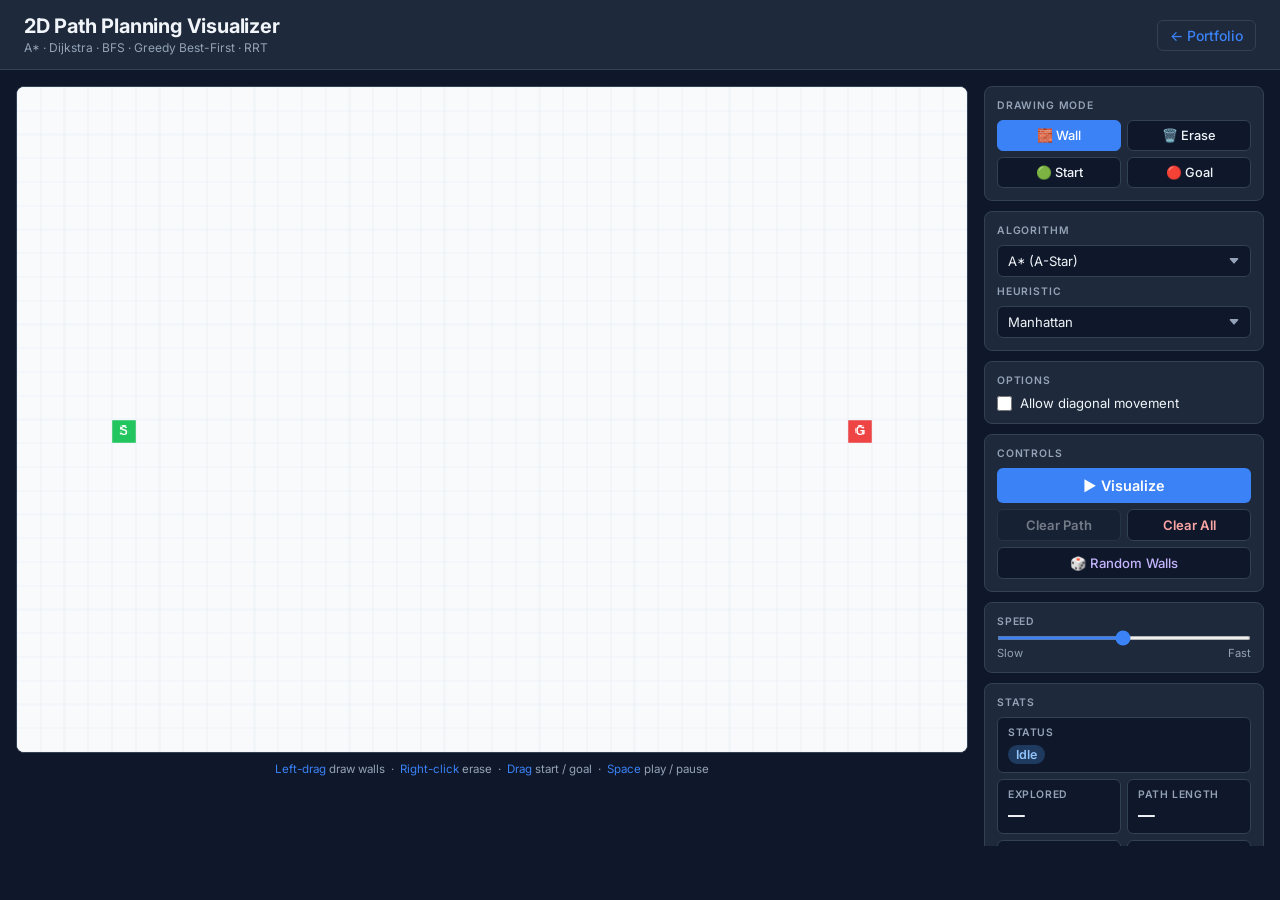
<file: path_planning.html>
<!DOCTYPE html>
<html lang="en">
<head>
  <meta charset="UTF-8" />
  <meta name="viewport" content="width=device-width, initial-scale=1.0" />
  <title>2D Path Planning Visualizer</title>
  <link rel="preconnect" href="https://fonts.googleapis.com" />
  <link rel="preconnect" href="https://fonts.gstatic.com" crossorigin />
  <link href="https://fonts.googleapis.com/css2?family=Inter:wght@300;400;500;600;700&display=swap" rel="stylesheet" />
  <style>
    *, *::before, *::after { box-sizing: border-box; margin: 0; padding: 0; }

    :root {
      --bg: #0f172a;
      --panel: #1e293b;
      --panel-hover: #263348;
      --border: #334155;
      --text: #f1f5f9;
      --text-muted: #94a3b8;
      --accent: #3b82f6;
      --accent-hover: #2563eb;
      --accent-light: #dbeafe;
      --danger: #ef4444;
      --success: #22c55e;
      --warning: #f59e0b;
    }

    body {
      font-family: 'Inter', sans-serif;
      background: var(--bg);
      color: var(--text);
      min-height: 100vh;
      display: flex;
      flex-direction: column;
    }

    /* ── Header ── */
    header {
      background: var(--panel);
      border-bottom: 1px solid var(--border);
      padding: 14px 24px;
      display: flex;
      align-items: center;
      justify-content: space-between;
      flex-shrink: 0;
    }
    .header-left h1 {
      font-size: 1.25rem;
      font-weight: 700;
      letter-spacing: -0.01em;
    }
    .header-left p {
      font-size: 0.75rem;
      color: var(--text-muted);
      margin-top: 2px;
    }
    .header-right a {
      color: var(--accent);
      text-decoration: none;
      font-size: 0.875rem;
      font-weight: 500;
      padding: 6px 12px;
      border: 1px solid var(--border);
      border-radius: 6px;
      transition: background 0.15s, border-color 0.15s;
    }
    .header-right a:hover {
      background: var(--panel-hover);
      border-color: var(--accent);
    }

    /* ── Main Layout ── */
    .app-body {
      flex: 1;
      display: flex;
      flex-direction: column;
      padding: 16px;
      gap: 16px;
      overflow: hidden;
    }

    .main-area {
      display: flex;
      flex-direction: row;
      gap: 16px;
      align-items: flex-start;
    }

    /* ── Canvas Area ── */
    .canvas-wrap {
      flex: 1;
      display: flex;
      flex-direction: column;
      gap: 8px;
      min-width: 0;
    }

    #grid-canvas {
      display: block;
      cursor: crosshair;
      border: 1px solid var(--border);
      border-radius: 8px;
      background: #f8fafc;
      image-rendering: pixelated;
    }

    .canvas-footer {
      font-size: 0.72rem;
      color: var(--text-muted);
      text-align: center;
      line-height: 1.5;
    }
    .canvas-footer span { color: var(--accent); }

    /* ── Sidebar ── */
    .sidebar {
      width: 280px;
      flex-shrink: 0;
      display: flex;
      flex-direction: column;
      gap: 10px;
      overflow-y: auto;
      max-height: calc(100vh - 140px);
    }

    .sidebar::-webkit-scrollbar { width: 4px; }
    .sidebar::-webkit-scrollbar-track { background: transparent; }
    .sidebar::-webkit-scrollbar-thumb { background: var(--border); border-radius: 4px; }

    .sidebar-section {
      background: var(--panel);
      border: 1px solid var(--border);
      border-radius: 8px;
      padding: 12px;
    }

    .sidebar-label {
      font-size: 0.65rem;
      font-weight: 600;
      text-transform: uppercase;
      letter-spacing: 0.08em;
      color: var(--text-muted);
      margin-bottom: 8px;
    }

    /* ── Mode Buttons ── */
    .mode-grid {
      display: grid;
      grid-template-columns: 1fr 1fr;
      gap: 6px;
    }

    .mode-btn {
      background: var(--bg);
      border: 1px solid var(--border);
      color: var(--text);
      border-radius: 6px;
      padding: 7px 4px;
      font-family: inherit;
      font-size: 0.8rem;
      font-weight: 500;
      cursor: pointer;
      transition: background 0.15s, border-color 0.15s, color 0.15s;
      text-align: center;
      white-space: nowrap;
    }
    .mode-btn:hover { background: var(--panel-hover); border-color: var(--accent); }
    .mode-btn.active {
      background: var(--accent);
      border-color: var(--accent);
      color: #fff;
    }

    /* ── Selects ── */
    select {
      width: 100%;
      background: var(--bg);
      border: 1px solid var(--border);
      color: var(--text);
      border-radius: 6px;
      padding: 7px 10px;
      font-family: inherit;
      font-size: 0.82rem;
      cursor: pointer;
      appearance: none;
      background-image: url("data:image/svg+xml,%3Csvg xmlns='http://www.w3.org/2000/svg' width='12' height='12' fill='%2394a3b8' viewBox='0 0 16 16'%3E%3Cpath d='M7.247 11.14L2.451 5.658C1.885 5.013 2.345 4 3.204 4h9.592a1 1 0 0 1 .753 1.659l-4.796 5.48a1 1 0 0 1-1.506 0z'/%3E%3C/svg%3E");
      background-repeat: no-repeat;
      background-position: right 10px center;
      transition: border-color 0.15s;
    }
    select:focus { outline: none; border-color: var(--accent); }
    select:hover { border-color: #4b6077; }

    .heuristic-row { margin-top: 6px; }
    #heuristic-section { display: block; }
    #heuristic-section.hidden { display: none; }

    /* ── Checkbox ── */
    .checkbox-row {
      display: flex;
      align-items: center;
      gap: 8px;
      cursor: pointer;
      user-select: none;
    }
    .checkbox-row input[type=checkbox] {
      width: 15px;
      height: 15px;
      accent-color: var(--accent);
      cursor: pointer;
      flex-shrink: 0;
    }
    .checkbox-row label {
      font-size: 0.82rem;
      cursor: pointer;
      color: var(--text);
    }

    /* ── Action Buttons ── */
    .btn {
      display: inline-flex;
      align-items: center;
      justify-content: center;
      gap: 6px;
      border: none;
      border-radius: 6px;
      font-family: inherit;
      font-weight: 600;
      cursor: pointer;
      transition: background 0.15s, opacity 0.15s, transform 0.1s;
      white-space: nowrap;
    }
    .btn:active:not(:disabled) { transform: scale(0.97); }
    .btn:disabled { opacity: 0.4; cursor: not-allowed; }

    .btn-primary {
      background: var(--accent);
      color: #fff;
      font-size: 0.9rem;
      padding: 9px 14px;
      width: 100%;
      margin-bottom: 6px;
    }
    .btn-primary:hover:not(:disabled) { background: var(--accent-hover); }

    .btn-secondary {
      background: var(--bg);
      border: 1px solid var(--border);
      color: var(--text);
      font-size: 0.82rem;
      padding: 7px 10px;
      flex: 1;
    }
    .btn-secondary:hover:not(:disabled) { background: var(--panel-hover); border-color: #4b6077; }

    .btn-danger {
      background: var(--bg);
      border: 1px solid var(--border);
      color: #fca5a5;
      font-size: 0.82rem;
      padding: 7px 10px;
      flex: 1;
    }
    .btn-danger:hover:not(:disabled) { background: #2d1a1a; border-color: var(--danger); }

    .btn-row { display: flex; gap: 6px; }

    .btn-maze {
      background: var(--bg);
      border: 1px solid var(--border);
      color: #c4b5fd;
      font-size: 0.82rem;
      padding: 7px 10px;
      width: 100%;
      margin-top: 6px;
      border-radius: 6px;
      font-family: inherit;
      font-weight: 500;
      cursor: pointer;
      transition: background 0.15s, border-color 0.15s;
    }
    .btn-maze:hover { background: #1a1430; border-color: #a78bfa; }

    /* ── Speed Slider ── */
    .slider-row {
      display: flex;
      flex-direction: column;
      gap: 6px;
    }
    .slider-labels {
      display: flex;
      justify-content: space-between;
      font-size: 0.7rem;
      color: var(--text-muted);
    }
    input[type=range] {
      width: 100%;
      accent-color: var(--accent);
      cursor: pointer;
      height: 4px;
    }

    /* ── Stats ── */
    .stats-grid {
      display: grid;
      grid-template-columns: 1fr 1fr;
      gap: 6px;
    }

    .stat-card {
      background: var(--bg);
      border: 1px solid var(--border);
      border-radius: 6px;
      padding: 8px 10px;
    }
    .stat-card .stat-label {
      font-size: 0.65rem;
      font-weight: 600;
      text-transform: uppercase;
      letter-spacing: 0.06em;
      color: var(--text-muted);
      margin-bottom: 4px;
    }
    .stat-card .stat-value {
      font-size: 1.05rem;
      font-weight: 700;
      color: var(--text);
      font-variant-numeric: tabular-nums;
    }
    .stat-card.full { grid-column: 1 / -1; }

    .status-badge {
      display: inline-block;
      padding: 2px 8px;
      border-radius: 20px;
      font-size: 0.78rem;
      font-weight: 600;
    }
    .status-idle    { background: #1e3a5f; color: #93c5fd; }
    .status-running { background: #1c3a2b; color: #86efac; }
    .status-found   { background: #1c2e1c; color: var(--success); }
    .status-nofound { background: #3a1c1c; color: #fca5a5; }
    .status-paused  { background: #2e2a10; color: #fde68a; }

    /* ── Legend ── */
    .legend-grid {
      display: grid;
      grid-template-columns: 1fr 1fr;
      gap: 5px;
    }
    .legend-item {
      display: flex;
      align-items: center;
      gap: 6px;
      font-size: 0.75rem;
      color: var(--text-muted);
    }
    .legend-swatch {
      width: 14px;
      height: 14px;
      border-radius: 3px;
      flex-shrink: 0;
      border: 1px solid rgba(255,255,255,0.1);
    }

    /* ── Responsive ── */
    @media (max-width: 768px) {
      .main-area { flex-direction: column; }
      .sidebar {
        width: 100%;
        max-height: none;
        flex-direction: row;
        flex-wrap: wrap;
      }
      .sidebar-section { flex: 1 1 200px; }
      #grid-canvas { width: 100%; height: auto; }
    }
  </style>
</head>
<body>

<header>
  <div class="header-left">
    <h1>2D Path Planning Visualizer</h1>
    <p>A* · Dijkstra · BFS · Greedy Best-First · RRT</p>
  </div>
  <div class="header-right">
    <a href="index.html">← Portfolio</a>
  </div>
</header>

<div class="app-body">
  <div class="main-area">

    <!-- Canvas -->
    <div class="canvas-wrap">
      <canvas id="grid-canvas" width="800" height="560"></canvas>
      <div class="canvas-footer">
        <span>Left-drag</span> draw walls &nbsp;·&nbsp;
        <span>Right-click</span> erase &nbsp;·&nbsp;
        <span>Drag</span> start / goal &nbsp;·&nbsp;
        <span>Space</span> play / pause
      </div>
    </div>

    <!-- Sidebar -->
    <div class="sidebar">

      <!-- Drawing Mode -->
      <div class="sidebar-section">
        <div class="sidebar-label">Drawing Mode</div>
        <div class="mode-grid">
          <button class="mode-btn active" data-mode="wall">🧱 Wall</button>
          <button class="mode-btn" data-mode="erase">🗑️ Erase</button>
          <button class="mode-btn" data-mode="start">🟢 Start</button>
          <button class="mode-btn" data-mode="goal">🔴 Goal</button>
        </div>
      </div>

      <!-- Algorithm -->
      <div class="sidebar-section">
        <div class="sidebar-label">Algorithm</div>
        <select id="algo-select">
          <option value="astar">A* (A-Star)</option>
          <option value="dijkstra">Dijkstra</option>
          <option value="bfs">Breadth-First Search</option>
          <option value="greedy">Greedy Best-First</option>
          <option value="rrt">RRT (Rapidly-exploring Random Tree)</option>
        </select>

        <div id="heuristic-section" class="heuristic-row">
          <div class="sidebar-label" style="margin-top:8px;">Heuristic</div>
          <select id="heuristic-select">
            <option value="manhattan">Manhattan</option>
            <option value="euclidean">Euclidean</option>
            <option value="octile">Octile</option>
            <option value="chebyshev">Chebyshev</option>
          </select>
        </div>
      </div>

      <!-- Options -->
      <div class="sidebar-section">
        <div class="sidebar-label">Options</div>
        <label class="checkbox-row">
          <input type="checkbox" id="diagonal-cb" />
          <label for="diagonal-cb">Allow diagonal movement</label>
        </label>
      </div>

      <!-- Controls -->
      <div class="sidebar-section">
        <div class="sidebar-label">Controls</div>
        <button class="btn btn-primary" id="vis-btn">▶ Visualize</button>
        <div class="btn-row">
          <button class="btn btn-secondary" id="clear-path-btn" disabled>Clear Path</button>
          <button class="btn btn-danger" id="clear-all-btn">Clear All</button>
        </div>
        <button class="btn-maze" id="maze-btn">🎲 Random Walls</button>
      </div>

      <!-- Speed -->
      <div class="sidebar-section">
        <div class="sidebar-label">Speed</div>
        <div class="slider-row">
          <input type="range" id="speed-slider" min="1" max="100" value="50" />
          <div class="slider-labels"><span>Slow</span><span>Fast</span></div>
        </div>
      </div>

      <!-- Stats -->
      <div class="sidebar-section">
        <div class="sidebar-label">Stats</div>
        <div class="stats-grid">
          <div class="stat-card full">
            <div class="stat-label">Status</div>
            <div class="stat-value"><span class="status-badge status-idle" id="status-badge">Idle</span></div>
          </div>
          <div class="stat-card">
            <div class="stat-label">Explored</div>
            <div class="stat-value" id="stat-explored">—</div>
          </div>
          <div class="stat-card">
            <div class="stat-label">Path Length</div>
            <div class="stat-value" id="stat-path">—</div>
          </div>
          <div class="stat-card">
            <div class="stat-label">Time (ms)</div>
            <div class="stat-value" id="stat-time">—</div>
          </div>
          <div class="stat-card">
            <div class="stat-label">Algorithm</div>
            <div class="stat-value" id="stat-algo" style="font-size:0.75rem;word-break:break-word;">—</div>
          </div>
        </div>
      </div>

      <!-- Legend -->
      <div class="sidebar-section">
        <div class="sidebar-label">Legend</div>
        <div class="legend-grid">
          <div class="legend-item"><div class="legend-swatch" style="background:#22c55e;"></div>Start</div>
          <div class="legend-item"><div class="legend-swatch" style="background:#ef4444;"></div>Goal</div>
          <div class="legend-item"><div class="legend-swatch" style="background:#1e293b;border-color:#334155;"></div>Wall</div>
          <div class="legend-item"><div class="legend-swatch" style="background:#f8fafc;"></div>Empty</div>
          <div class="legend-item"><div class="legend-swatch" style="background:#93c5fd;"></div>Frontier</div>
          <div class="legend-item"><div class="legend-swatch" style="background:#bfdbfe;"></div>Explored</div>
          <div class="legend-item"><div class="legend-swatch" style="background:#fbbf24;"></div>Path</div>
          <div class="legend-item"><div class="legend-swatch" style="background:#c4b5fd;"></div>RRT Tree</div>
        </div>
      </div>

    </div><!-- /sidebar -->
  </div><!-- /main-area -->
</div><!-- /app-body -->

<script>
// ─────────────────────────────────────────────
//  Constants & State
// ─────────────────────────────────────────────
const COLS = 40, ROWS = 28, CELL = 20;
const W = COLS * CELL, H = ROWS * CELL; // 800 × 560

const D = Object.freeze({
  EMPTY:    0,
  WALL:     1,
  START:    2,
  GOAL:     3,
  EXPLORED: 4,
  FRONTIER: 5,
  PATH:     6,
  RRT_NODE: 7,
});

const COLORS = {
  [D.EMPTY]:    '#f8fafc',
  [D.WALL]:     '#1e293b',
  [D.START]:    '#22c55e',
  [D.GOAL]:     '#ef4444',
  [D.EXPLORED]: '#bfdbfe',
  [D.FRONTIER]: '#93c5fd',
  [D.PATH]:     '#fbbf24',
  [D.RRT_NODE]: '#c4b5fd',
};
const COLOR_GRID  = '#e2e8f0';
const COLOR_RRT_EDGE = '#a78bfa';

let grid = [];       // grid[r][c] = D.*
let startR = 14, startC = 4;
let goalR  = 14, goalC  = 35;

let drawMode = 'wall';
let algoName = 'astar';
let heuristicName = 'manhattan';
let allowDiagonal = false;
let speedVal = 50;

// Animation state
let appState = 'idle';  // idle | running | paused | done | failed
let generator = null;
let intervalId = null;
let startTime = null;
let exploredCount = 0;
let pathLength = 0;
let rrtEdges = [];      // [{r1,c1,r2,c2}]
let wasRun = false;

// Mouse state
let isMouseDown = false;
let mouseButton = 0;
let dragTarget = null;  // null | 'start' | 'goal'

// ─────────────────────────────────────────────
//  Canvas Setup
// ─────────────────────────────────────────────
const canvas = document.getElementById('grid-canvas');
const ctx    = canvas.getContext('2d');

function initGrid() {
  grid = Array.from({ length: ROWS }, () => new Uint8Array(COLS));
  grid[startR][startC] = D.START;
  grid[goalR][goalC]   = D.GOAL;
  rrtEdges = [];
}

// ─────────────────────────────────────────────
//  Drawing
// ─────────────────────────────────────────────
function drawGrid() {
  ctx.clearRect(0, 0, W, H);

  // Cells
  for (let r = 0; r < ROWS; r++) {
    for (let c = 0; c < COLS; c++) {
      ctx.fillStyle = COLORS[grid[r][c]];
      ctx.fillRect(c * CELL, r * CELL, CELL, CELL);
    }
  }

  // RRT edges
  if (rrtEdges.length) {
    ctx.strokeStyle = COLOR_RRT_EDGE;
    ctx.lineWidth   = 1.5;
    ctx.globalAlpha = 0.7;
    for (const e of rrtEdges) {
      ctx.beginPath();
      ctx.moveTo(e.c1 * CELL + CELL / 2, e.r1 * CELL + CELL / 2);
      ctx.lineTo(e.c2 * CELL + CELL / 2, e.r2 * CELL + CELL / 2);
      ctx.stroke();
    }
    ctx.globalAlpha = 1;
  }

  // Grid lines
  ctx.strokeStyle = COLOR_GRID;
  ctx.lineWidth   = 0.5;
  for (let c = 0; c <= COLS; c++) {
    ctx.beginPath();
    ctx.moveTo(c * CELL, 0);
    ctx.lineTo(c * CELL, H);
    ctx.stroke();
  }
  for (let r = 0; r <= ROWS; r++) {
    ctx.beginPath();
    ctx.moveTo(0,  r * CELL);
    ctx.lineTo(W,  r * CELL);
    ctx.stroke();
  }

  // Start / Goal labels (overlay)
  ctx.textAlign    = 'center';
  ctx.textBaseline = 'middle';
  ctx.font         = 'bold 11px Inter, sans-serif';

  ctx.fillStyle = '#fff';
  ctx.fillText('S', startC * CELL + CELL / 2, startR * CELL + CELL / 2);
  ctx.fillText('G', goalC  * CELL + CELL / 2, goalR  * CELL + CELL / 2);
}

// ─────────────────────────────────────────────
//  Grid Helpers
// ─────────────────────────────────────────────
function key(r, c) { return r * COLS + c; }
function inBounds(r, c) { return r >= 0 && r < ROWS && c >= 0 && c < COLS; }

function cellFromEvent(e) {
  const rect = canvas.getBoundingClientRect();
  const scaleX = W / rect.width;
  const scaleY = H / rect.height;
  const x = (e.clientX - rect.left) * scaleX;
  const y = (e.clientY - rect.top)  * scaleY;
  return { r: Math.floor(y / CELL), c: Math.floor(x / CELL) };
}

function setCellSafe(r, c, state) {
  if (!inBounds(r, c)) return;
  if (r === startR && c === startC) return;
  if (r === goalR  && c === goalC)  return;
  grid[r][c] = state;
}

function clearPathOnly() {
  for (let r = 0; r < ROWS; r++) {
    for (let c = 0; c < COLS; c++) {
      const v = grid[r][c];
      if (v === D.EXPLORED || v === D.FRONTIER || v === D.PATH || v === D.RRT_NODE) {
        grid[r][c] = D.EMPTY;
      }
    }
  }
  rrtEdges = [];
}

function clearAll() {
  initGrid();
}

// ─────────────────────────────────────────────
//  Mouse Interactions
// ─────────────────────────────────────────────
canvas.addEventListener('contextmenu', e => e.preventDefault());

canvas.addEventListener('mousedown', e => {
  e.preventDefault();
  isMouseDown = true;
  mouseButton = e.button;
  const { r, c } = cellFromEvent(e);
  if (!inBounds(r, c)) return;

  // Check if clicking start/goal to drag
  if (r === startR && c === startC) { dragTarget = 'start'; return; }
  if (r === goalR  && c === goalC)  { dragTarget = 'goal';  return; }

  dragTarget = null;
  applyDraw(r, c, e.button);
  drawGrid();
});

canvas.addEventListener('mousemove', e => {
  if (!isMouseDown) return;
  const { r, c } = cellFromEvent(e);
  if (!inBounds(r, c)) return;

  if (dragTarget === 'start') {
    if (grid[r][c] === D.WALL || (r === goalR && c === goalC)) return;
    grid[startR][startC] = D.EMPTY;
    startR = r; startC = c;
    grid[r][c] = D.START;
    drawGrid(); return;
  }
  if (dragTarget === 'goal') {
    if (grid[r][c] === D.WALL || (r === startR && c === startC)) return;
    grid[goalR][goalC] = D.EMPTY;
    goalR = r; goalC = c;
    grid[r][c] = D.GOAL;
    drawGrid(); return;
  }

  applyDraw(r, c, mouseButton);
  drawGrid();
});

window.addEventListener('mouseup', () => { isMouseDown = false; dragTarget = null; });

function applyDraw(r, c, btn) {
  if (btn === 2) { // right-click = erase
    setCellSafe(r, c, D.EMPTY);
    return;
  }
  if (drawMode === 'wall')  { setCellSafe(r, c, D.WALL);  }
  else if (drawMode === 'erase') { setCellSafe(r, c, D.EMPTY); }
  else if (drawMode === 'start') {
    if (r === goalR && c === goalC) return;
    grid[startR][startC] = D.EMPTY;
    startR = r; startC = c;
    grid[r][c] = D.START;
  } else if (drawMode === 'goal') {
    if (r === startR && c === startC) return;
    grid[goalR][goalC] = D.EMPTY;
    goalR = r; goalC = c;
    grid[r][c] = D.GOAL;
  }
}

// ─────────────────────────────────────────────
//  Heuristics
// ─────────────────────────────────────────────
function heuristic(r1, c1, r2, c2) {
  const dr = Math.abs(r1 - r2), dc = Math.abs(c1 - c2);
  switch (heuristicName) {
    case 'euclidean':  return Math.sqrt(dr*dr + dc*dc);
    case 'octile':     return Math.max(dr, dc) + (Math.SQRT2 - 1) * Math.min(dr, dc);
    case 'chebyshev':  return Math.max(dr, dc);
    default:           return dr + dc; // manhattan
  }
}

// ─────────────────────────────────────────────
//  Min-Heap
// ─────────────────────────────────────────────
class MinHeap {
  constructor(cmp) { this._data = []; this._cmp = cmp; }
  push(item) {
    this._data.push(item);
    this._bubbleUp(this._data.length - 1);
  }
  pop() {
    const top = this._data[0];
    const last = this._data.pop();
    if (this._data.length) { this._data[0] = last; this._siftDown(0); }
    return top;
  }
  get size() { return this._data.length; }
  _bubbleUp(i) {
    while (i > 0) {
      const p = (i - 1) >> 1;
      if (this._cmp(this._data[i], this._data[p]) < 0) {
        [this._data[i], this._data[p]] = [this._data[p], this._data[i]]; i = p;
      } else break;
    }
  }
  _siftDown(i) {
    const n = this._data.length;
    while (true) {
      let sm = i, l = 2*i+1, r = 2*i+2;
      if (l < n && this._cmp(this._data[l], this._data[sm]) < 0) sm = l;
      if (r < n && this._cmp(this._data[r], this._data[sm]) < 0) sm = r;
      if (sm === i) break;
      [this._data[i], this._data[sm]] = [this._data[sm], this._data[i]]; i = sm;
    }
  }
}

// ─────────────────────────────────────────────
//  Neighbor helper
// ─────────────────────────────────────────────
function getNeighbors(r, c) {
  const dirs = [[0,1],[1,0],[0,-1],[-1,0]];
  if (allowDiagonal) dirs.push([1,1],[1,-1],[-1,1],[-1,-1]);
  const out = [];
  for (const [dr, dc] of dirs) {
    const nr = r + dr, nc = c + dc;
    if (!inBounds(nr, nc) || grid[nr][nc] === D.WALL) continue;
    const cost = (Math.abs(dr) + Math.abs(dc) === 2) ? Math.SQRT2 : 1;
    out.push({ r: nr, c: nc, cost });
  }
  return out;
}

// ─────────────────────────────────────────────
//  Reconstruct path
// ─────────────────────────────────────────────
function reconstructPath(cameFrom, endR, endC) {
  const path = [];
  let cur = key(endR, endC);
  while (cur !== undefined) {
    const r = Math.floor(cur / COLS), c = cur % COLS;
    path.push({ r, c });
    cur = cameFrom.get(cur);
  }
  path.reverse();
  // exclude start
  return path.slice(1);
}

// ─────────────────────────────────────────────
//  Algorithm Generators
// ─────────────────────────────────────────────

function* astarGen() {
  const open = new MinHeap((a, b) => a.f - b.f);
  const gScore = new Map();
  const cameFrom = new Map();
  const closed = new Set();
  const sk = key(startR, startC);
  const gk = key(goalR, goalC);
  gScore.set(sk, 0);
  open.push({ r: startR, c: startC, f: heuristic(startR, startC, goalR, goalC), g: 0 });
  exploredCount = 0;

  while (open.size > 0) {
    const cur = open.pop();
    const ck = key(cur.r, cur.c);
    if (closed.has(ck)) { yield { done: false }; continue; }
    closed.add(ck);
    if (ck !== sk && ck !== gk) { grid[cur.r][cur.c] = D.EXPLORED; }
    exploredCount++;

    if (ck === gk) {
      const path = reconstructPath(cameFrom, goalR, goalC);
      yield { done: true, path };
      return;
    }

    for (const nb of getNeighbors(cur.r, cur.c)) {
      const nk = key(nb.r, nb.c);
      if (closed.has(nk)) continue;
      const tg = (gScore.get(ck) ?? Infinity) + nb.cost;
      if (tg < (gScore.get(nk) ?? Infinity)) {
        gScore.set(nk, tg);
        cameFrom.set(nk, ck);
        const f = tg + heuristic(nb.r, nb.c, goalR, goalC);
        open.push({ r: nb.r, c: nb.c, f, g: tg });
        if (nk !== gk && grid[nb.r][nb.c] !== D.EXPLORED) grid[nb.r][nb.c] = D.FRONTIER;
      }
    }
    yield { done: false };
  }
  yield { done: true, path: null };
}

function* dijkstraGen() {
  const open = new MinHeap((a, b) => a.d - b.d);
  const dist = new Map();
  const cameFrom = new Map();
  const closed = new Set();
  const sk = key(startR, startC);
  const gk = key(goalR, goalC);
  dist.set(sk, 0);
  open.push({ r: startR, c: startC, d: 0 });
  exploredCount = 0;

  while (open.size > 0) {
    const cur = open.pop();
    const ck = key(cur.r, cur.c);
    if (closed.has(ck)) { yield { done: false }; continue; }
    closed.add(ck);
    if (ck !== sk && ck !== gk) grid[cur.r][cur.c] = D.EXPLORED;
    exploredCount++;

    if (ck === gk) {
      yield { done: true, path: reconstructPath(cameFrom, goalR, goalC) };
      return;
    }

    for (const nb of getNeighbors(cur.r, cur.c)) {
      const nk = key(nb.r, nb.c);
      if (closed.has(nk)) continue;
      const nd = (dist.get(ck) ?? Infinity) + nb.cost;
      if (nd < (dist.get(nk) ?? Infinity)) {
        dist.set(nk, nd);
        cameFrom.set(nk, ck);
        open.push({ r: nb.r, c: nb.c, d: nd });
        if (nk !== gk && grid[nb.r][nb.c] !== D.EXPLORED) grid[nb.r][nb.c] = D.FRONTIER;
      }
    }
    yield { done: false };
  }
  yield { done: true, path: null };
}

function* bfsGen() {
  const queue = [];
  const visited = new Set();
  const cameFrom = new Map();
  const sk = key(startR, startC);
  const gk = key(goalR, goalC);
  queue.push({ r: startR, c: startC });
  visited.add(sk);
  exploredCount = 0;

  while (queue.length > 0) {
    const cur = queue.shift();
    const ck = key(cur.r, cur.c);
    if (ck !== sk && ck !== gk) grid[cur.r][cur.c] = D.EXPLORED;
    exploredCount++;

    if (ck === gk) {
      yield { done: true, path: reconstructPath(cameFrom, goalR, goalC) };
      return;
    }

    for (const nb of getNeighbors(cur.r, cur.c)) {
      const nk = key(nb.r, nb.c);
      if (visited.has(nk)) continue;
      visited.add(nk);
      cameFrom.set(nk, ck);
      if (nk !== gk) grid[nb.r][nb.c] = D.FRONTIER;
      queue.push({ r: nb.r, c: nb.c });
    }
    yield { done: false };
  }
  yield { done: true, path: null };
}

function* greedyGen() {
  const open = new MinHeap((a, b) => a.h - b.h);
  const visited = new Set();
  const cameFrom = new Map();
  const sk = key(startR, startC);
  const gk = key(goalR, goalC);
  open.push({ r: startR, c: startC, h: heuristic(startR, startC, goalR, goalC) });
  visited.add(sk);
  exploredCount = 0;

  while (open.size > 0) {
    const cur = open.pop();
    const ck = key(cur.r, cur.c);
    if (ck !== sk && ck !== gk) grid[cur.r][cur.c] = D.EXPLORED;
    exploredCount++;

    if (ck === gk) {
      yield { done: true, path: reconstructPath(cameFrom, goalR, goalC) };
      return;
    }

    for (const nb of getNeighbors(cur.r, cur.c)) {
      const nk = key(nb.r, nb.c);
      if (visited.has(nk)) continue;
      visited.add(nk);
      cameFrom.set(nk, ck);
      open.push({ r: nb.r, c: nb.c, h: heuristic(nb.r, nb.c, goalR, goalC) });
      if (nk !== gk) grid[nb.r][nb.c] = D.FRONTIER;
    }
    yield { done: false };
  }
  yield { done: true, path: null };
}

function* rrtGen() {
  const MAX_ITER = 4000;
  const tree = new Map();   // key → parentKey
  const nodes = [{ r: startR, c: startC }];
  const sk = key(startR, startC);
  const gk = key(goalR, goalC);
  tree.set(sk, undefined);
  exploredCount = 0;

  for (let iter = 0; iter < MAX_ITER; iter++) {
    // Sample
    let sr, sc;
    if (Math.random() < 0.10) { sr = goalR; sc = goalC; }
    else { sr = Math.floor(Math.random() * ROWS); sc = Math.floor(Math.random() * COLS); }

    // Nearest node
    let nearest = nodes[0], nearestDist = Infinity;
    for (const n of nodes) {
      const d = Math.hypot(n.r - sr, n.c - sc);
      if (d < nearestDist) { nearestDist = d; nearest = n; }
    }

    // Steer one 8-directional step
    const dr = sr - nearest.r, dc = sc - nearest.c;
    let nr, nc;
    if (dr === 0 && dc === 0) { yield { done: false }; continue; }
    const stepR = dr === 0 ? 0 : (dr > 0 ? 1 : -1);
    const stepC = dc === 0 ? 0 : (dc > 0 ? 1 : -1);
    nr = nearest.r + stepR;
    nc = nearest.c + stepC;

    if (!inBounds(nr, nc)) { yield { done: false }; continue; }
    if (grid[nr][nc] === D.WALL) { yield { done: false }; continue; }
    const nk = key(nr, nc);
    if (tree.has(nk)) { yield { done: false }; continue; }

    // Add node
    tree.set(nk, key(nearest.r, nearest.c));
    nodes.push({ r: nr, c: nc });
    rrtEdges.push({ r1: nearest.r, c1: nearest.c, r2: nr, c2: nc });
    exploredCount++;

    if (nk !== gk) grid[nr][nc] = D.RRT_NODE;

    // Check adjacency to goal
    if (Math.abs(nr - goalR) <= 1 && Math.abs(nc - goalC) <= 1) {
      // Connect to goal
      tree.set(gk, nk);
      rrtEdges.push({ r1: nr, c1: nc, r2: goalR, c2: goalC });
      // Build path
      const cameFrom = new Map();
      for (const [child, parent] of tree) {
        if (parent !== undefined) cameFrom.set(child, parent);
      }
      const path = reconstructPath(cameFrom, goalR, goalC);
      yield { done: true, path };
      return;
    }

    yield { done: false };
  }
  yield { done: true, path: null };
}

// ─────────────────────────────────────────────
//  Animation Controller
// ─────────────────────────────────────────────
function stepsPerTick() {
  const v = speedVal;
  return Math.max(1, Math.round((v * v) / 100));
}

function startVisualization() {
  if (appState === 'running') return;
  if (appState === 'paused') { resumeVisualization(); return; }

  clearPathOnly();
  generator = buildGenerator();
  exploredCount = 0;
  pathLength = 0;
  rrtEdges = [];
  startTime = performance.now();
  appState = 'running';
  wasRun = true;
  updateUI();

  intervalId = setInterval(tick, 16);
}

function buildGenerator() {
  switch (algoName) {
    case 'astar':    return astarGen();
    case 'dijkstra': return dijkstraGen();
    case 'bfs':      return bfsGen();
    case 'greedy':   return greedyGen();
    case 'rrt':      return rrtGen();
    default:         return astarGen();
  }
}

function tick() {
  const steps = stepsPerTick();
  for (let i = 0; i < steps; i++) {
    const result = generator.next();
    if (result.done || result.value?.done) {
      // generator exhausted
      const val = result.value;
      const elapsed = Math.round(performance.now() - startTime);
      clearInterval(intervalId); intervalId = null;
      updateStatTime(elapsed);
      updateStatExplored(exploredCount);

      if (val && val.path && val.path.length > 0) {
        animatePath(val.path, elapsed);
      } else {
        appState = 'failed';
        updateUI(); drawGrid();
        updateStatPath(0);
        updateStatStatus('failed');
      }
      return;
    }
  }
  updateStatExplored(exploredCount);
  updateStatTime(Math.round(performance.now() - startTime));
  drawGrid();
}

function animatePath(path, elapsed) {
  let i = 0;
  pathLength = path.length;
  updateStatPath(pathLength);
  updateStatTime(elapsed);
  appState = 'done';
  updateUI();

  const pid = setInterval(() => {
    if (i >= path.length) {
      clearInterval(pid);
      updateStatStatus('found');
      drawGrid();
      return;
    }
    const { r, c } = path[i];
    grid[r][c] = D.PATH;
    i++;
    drawGrid();
  }, 15);
}

function pauseVisualization() {
  if (appState !== 'running') return;
  clearInterval(intervalId); intervalId = null;
  appState = 'paused';
  updateUI();
}

function resumeVisualization() {
  if (appState !== 'paused') return;
  appState = 'running';
  updateUI();
  intervalId = setInterval(tick, 16);
}

function stopAll() {
  if (intervalId) { clearInterval(intervalId); intervalId = null; }
  generator = null;
}

// ─────────────────────────────────────────────
//  Stats
// ─────────────────────────────────────────────
function updateStatExplored(n) {
  document.getElementById('stat-explored').textContent = n.toLocaleString();
}
function updateStatPath(n) {
  document.getElementById('stat-path').textContent = n > 0 ? n : '—';
}
function updateStatTime(ms) {
  document.getElementById('stat-time').textContent = ms;
}
function updateStatStatus(s) {
  const el = document.getElementById('status-badge');
  const labels = { idle: 'Idle', running: 'Running…', paused: 'Paused', found: 'Path Found', failed: 'No Path' };
  const cls    = { idle: 'status-idle', running: 'status-running', paused: 'status-paused', found: 'status-found', failed: 'status-nofound' };
  el.textContent = labels[s] || s;
  el.className = 'status-badge ' + (cls[s] || 'status-idle');
}
function updateStatAlgo() {
  const names = { astar: 'A*', dijkstra: 'Dijkstra', bfs: 'BFS', greedy: 'Greedy', rrt: 'RRT' };
  document.getElementById('stat-algo').textContent = names[algoName] || algoName;
}

// ─────────────────────────────────────────────
//  UI State
// ─────────────────────────────────────────────
function updateUI() {
  const visBtn      = document.getElementById('vis-btn');
  const clearPath   = document.getElementById('clear-path-btn');

  if (appState === 'running') {
    visBtn.textContent = '⏸ Pause';
    visBtn.style.background = '#d97706';
  } else if (appState === 'paused') {
    visBtn.textContent = '▶ Resume';
    visBtn.style.background = '#16a34a';
  } else {
    visBtn.textContent = '▶ Visualize';
    visBtn.style.background = '';
  }

  clearPath.disabled = !wasRun || appState === 'running' || appState === 'paused';

  updateStatStatus(appState === 'done' ? 'found' : appState === 'failed' ? 'failed' : appState);
  updateStatAlgo();
}

// ─────────────────────────────────────────────
//  Random Maze
// ─────────────────────────────────────────────
function randomMaze() {
  clearAll();
  const SAFE = 3;
  for (let r = 0; r < ROWS; r++) {
    for (let c = 0; c < COLS; c++) {
      if (r === startR && c === startC) continue;
      if (r === goalR  && c === goalC)  continue;
      if (Math.abs(r - startR) <= SAFE && Math.abs(c - startC) <= SAFE) continue;
      if (Math.abs(r - goalR)  <= SAFE && Math.abs(c - goalC)  <= SAFE) continue;
      if (Math.random() < 0.25) grid[r][c] = D.WALL;
    }
  }
  drawGrid();
}

// ─────────────────────────────────────────────
//  Event Listeners
// ─────────────────────────────────────────────
document.querySelectorAll('.mode-btn').forEach(btn => {
  btn.addEventListener('click', () => {
    drawMode = btn.dataset.mode;
    document.querySelectorAll('.mode-btn').forEach(b => b.classList.remove('active'));
    btn.classList.add('active');
  });
});

document.getElementById('algo-select').addEventListener('change', e => {
  algoName = e.target.value;
  const showHeuristic = algoName === 'astar' || algoName === 'greedy';
  document.getElementById('heuristic-section').classList.toggle('hidden', !showHeuristic);
  updateStatAlgo();
});

document.getElementById('heuristic-select').addEventListener('change', e => {
  heuristicName = e.target.value;
});

document.getElementById('diagonal-cb').addEventListener('change', e => {
  allowDiagonal = e.target.checked;
});

document.getElementById('speed-slider').addEventListener('input', e => {
  speedVal = parseInt(e.target.value, 10);
});

document.getElementById('vis-btn').addEventListener('click', () => {
  if (appState === 'running')      pauseVisualization();
  else if (appState === 'paused')  resumeVisualization();
  else {
    stopAll();
    exploredCount = 0; pathLength = 0;
    updateStatExplored(0); updateStatPath(0); updateStatTime(0);
    startVisualization();
  }
});

document.getElementById('clear-path-btn').addEventListener('click', () => {
  stopAll();
  clearPathOnly();
  appState = 'idle';
  updateUI();
  updateStatExplored(0); updateStatPath(0); updateStatTime(0);
  updateStatStatus('idle');
  drawGrid();
});

document.getElementById('clear-all-btn').addEventListener('click', () => {
  stopAll();
  clearAll();
  appState = 'idle';
  wasRun = false;
  exploredCount = 0; pathLength = 0;
  updateUI();
  updateStatExplored(0); updateStatPath(0); updateStatTime(0);
  updateStatStatus('idle');
  drawGrid();
});

document.getElementById('maze-btn').addEventListener('click', () => {
  stopAll();
  appState = 'idle'; wasRun = false;
  updateUI();
  randomMaze();
});

document.addEventListener('keydown', e => {
  if (e.target.tagName === 'INPUT' || e.target.tagName === 'SELECT') return;
  if (e.code === 'Space') {
    e.preventDefault();
    if (appState === 'running')      pauseVisualization();
    else if (appState === 'paused')  resumeVisualization();
    else                             document.getElementById('vis-btn').click();
  }
});

// ─────────────────────────────────────────────
//  Init
// ─────────────────────────────────────────────
initGrid();
updateUI();
updateStatStatus('idle');
updateStatAlgo();
drawGrid();
</script>
</body>
</html>
</file>
